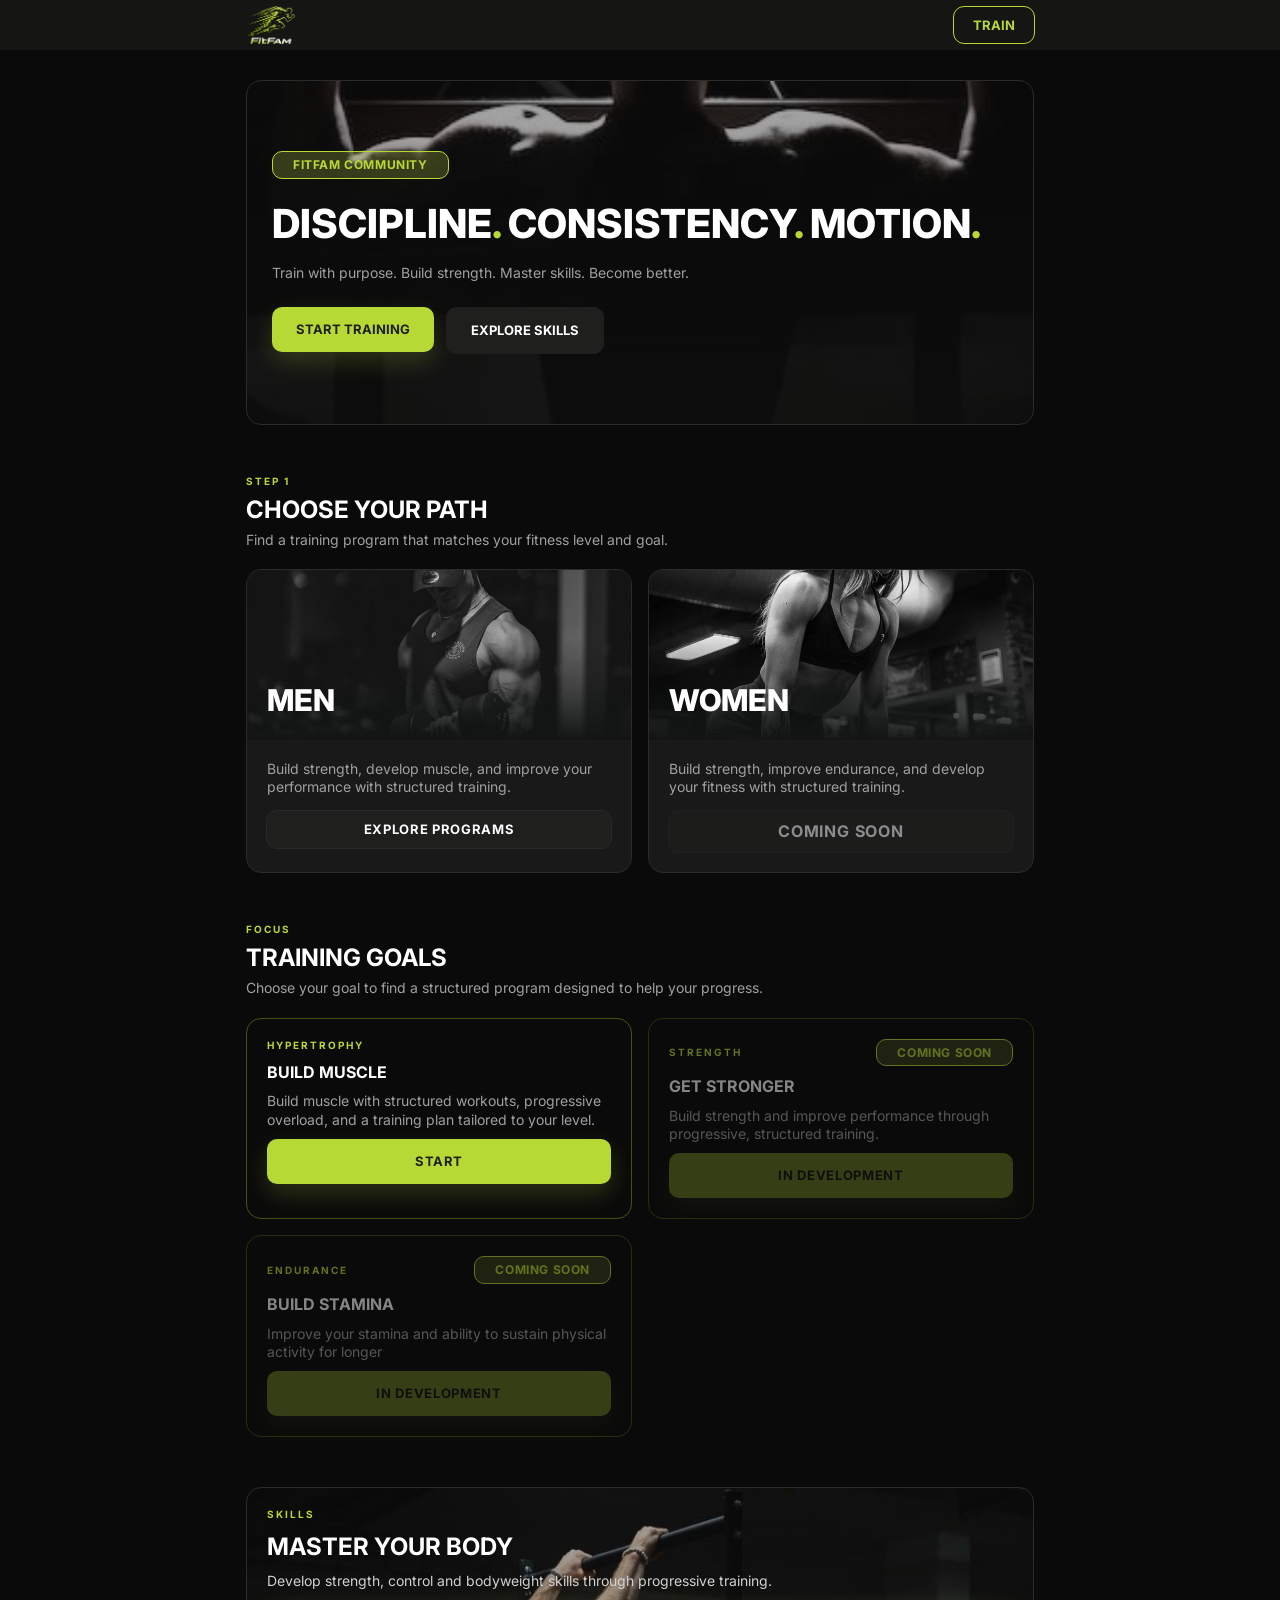
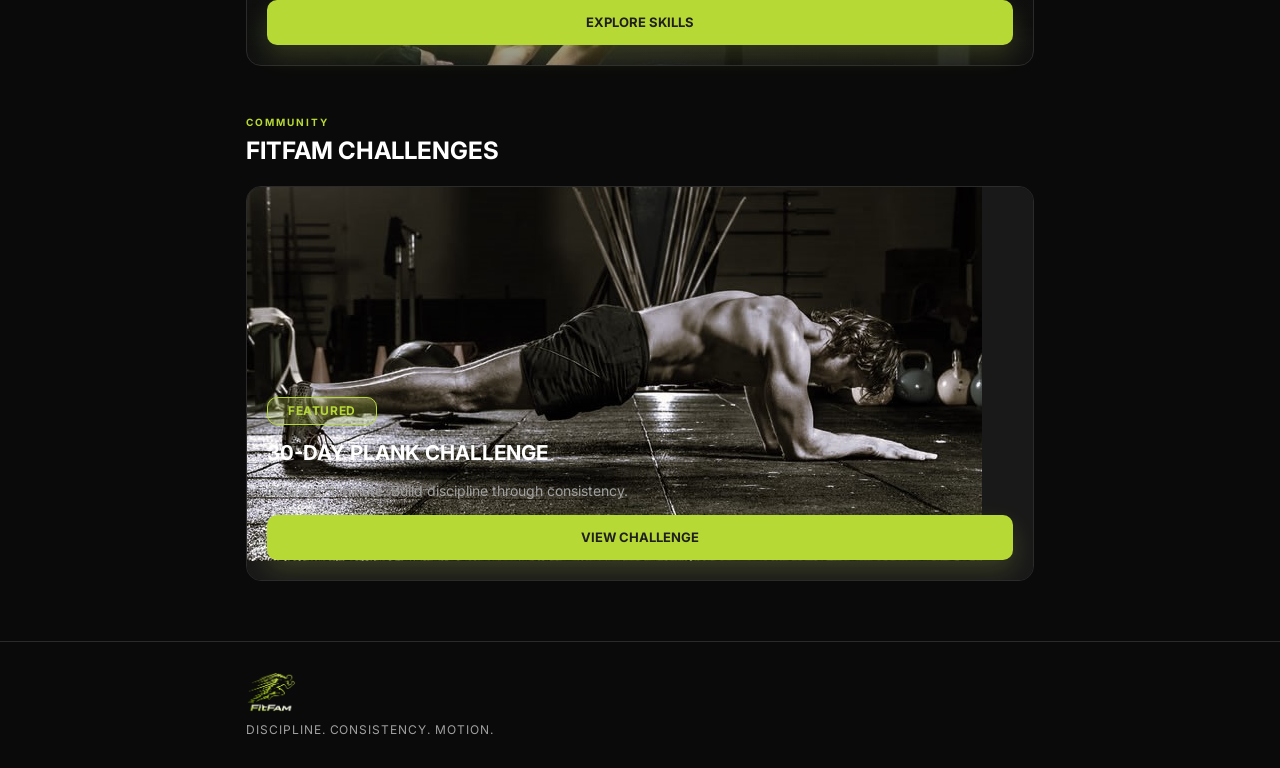
<file: index.html>
<!DOCTYPE html>
<html lang="en">
<head>
    <meta charset="UTF-8">
    <meta name="viewport" content="width=device-width, initial-scale=1.0, viewport-fit=cover">
    <meta name="description" content="FITFAM: structured training programs, bodyweight skills and community challenges.">
    <title>FITFAM | Discipline. Consistency. Motion.</title>

    <link rel="preconnect" href="https://fonts.googleapis.com">
    <link rel="preconnect" href="https://fonts.gstatic.com" crossorigin>
    <link href="https://fonts.googleapis.com/css2?family=Inter:ital,opsz,wght@0,14..32,100..900;1,14..32,100..900&family=Montserrat:ital,wght@0,100..900;1,100..900&display=swap" rel="stylesheet">
    
    <link rel="stylesheet" href="https://fonts.googleapis.com/css2?family=Material+Symbols+Outlined:opsz,wght,FILL,GRAD@24,400,0,0&icon_names=exercise" />
    <link rel="stylesheet" href="https://fonts.googleapis.com/css2?family=Material+Symbols+Outlined:opsz,wght,FILL,GRAD@24,400,0,0&icon_names=stacks" />
    <link rel="stylesheet" href="https://fonts.googleapis.com/css2?family=Material+Symbols+Outlined:opsz,wght,FILL,GRAD@24,400,0,0&icon_names=menu" />
    <link rel="stylesheet" href="styles/main.css">
</head>

<body>
    <!-- Top navigation -->
    <header class="top-navigation">
        <nav class="navbar-div container" aria-label="Main">
            <a href="index.html" aria-label="FITFAM home">
                <img class="logo" src="images/FITFAM_logo_transparent.png" width="50" height="50" alt="FITFAM logo">
            </a>
            <a href="./train/train.html" class="btn btn--primary-nav">Train</a>
        </nav>
    </header>

    <main class="container">
        <!-- Hero section -->
        <section class="hero" aria-labelledby="hero-title">
            <p class="badge">FITFAM COMMUNITY</p>

            <div class="hero__content">
                <h1 id="hero-title">Discipline<span class="accent">.</span> Consistency<span class="accent">.</span> Motion<span class="accent">.</span></h1>
                <p>Train with purpose. Build strength. Master skills. Become better.</p>
            </div>

            <ul class="hero__actions">
                <li><a href="./train/train.html" class="btn btn--hero-primary">Start training</a></li>
                <li><a href="#skills" class="btn btn--hero-secondary">Explore skills</a></li>
            </ul>
        </section>

        <!-- Choose path section -->
        <section class="section" aria-labelledby="path-title">
            <header class="section__header">
                <span class="eyebrow">Step 1</span>
                <h2 id="path-title" class="section__title">Choose your path</h2>
                <p>Find a training program that matches your fitness level and goal.</p>
            </header>

            <div class="card-list">
                <article class="path-card path-card--men">
                    <div class="path-card__media">
                        <img src="./images/image 11-1.jpg" alt="">
                        <h3 class="card__title">Men</h3>
                    </div>
                    <div class="path-card__content">
                        <p>Build strength, develop muscle, and improve your performance with structured training.</p>
                        <a href="./train/fitness level/men.html" class="btn btn--card-outline">Explore programs</a>
                    </div>
                </article>

                <article class="path-card path-card--women">
                    <div class="path-card__media">
                        <img src="./images/image 9-1.jpg" alt="">
                        <h3 class="card__title">Women</h3>
                    </div>
                    <div class="path-card__content">
                        <p>Build strength, improve endurance, and develop your fitness with structured training.</p>
                        <span class="btn btn--card-outline" aria-disabled="true">Coming soon</span>
                    </div>
                </article>
            </div>
        </section>

        <!-- Training goals section -->
        <section class="section" aria-labelledby="goals-title">
            <header class="section__header">
                <span class="eyebrow">Focus</span>
                <h2 id="goals-title" class="section__title">Training goals</h2>
                <p>Choose your goal to find a structured program designed to help your progress.</p>
            </header>

            <div class="card-list">
                <article class="card goal-card goal-card--hypertrophy">
                    <div class="card__header">
                        <span class="eyebrow">Hypertrophy</span>
                    </div>
                    <h3 class="card__title">Build muscle</h3>
                    <p>Build muscle with structured workouts, progressive overload, and a training plan tailored to your level.</p>
                    <a href="./train/train.html" class="btn btn--goal">Start</a>
                </article>

                <article class="card goal-card goal-card--strength is-disabled">
                    <div class="card__header">
                        <span class="eyebrow">Strength</span>
                        <span class="badge">Coming soon</span>
                    </div>
                    <h3 class="card__title">Get stronger</h3>
                    <p>Build strength and improve performance through progressive, structured training.</p>
                    <a href="./train/train.html" class="btn btn--goal is-disabled" aria-disabled="true" tabindex="-1">In Development</a>
                </article>

                <article class="card goal-card goal-card--endurance is-disabled">
                    <div class="card__header">
                        <span class="eyebrow">Endurance</span>
                        <span class="badge">Coming soon</span>
                    </div>
                    <h3 class="card__title">Build stamina</h3>
                    <p>Improve your stamina and ability to sustain physical activity for longer</p>
                    <a href="./train/train.html" class="btn btn--goal is-disabled" aria-disabled="true" tabindex="-1">In Development</a>
                </article>
            </div>
        </section>

        <!-- Skills training section -->
        <section id="skills" class="section" aria-labelledby="skills-title">
            <article class="card skills-card">
                <span class="eyebrow">Skills</span>
                <h2 id="skills-title" class="card__title">Master your body</h2>
                <p>Develop strength, control and bodyweight skills through progressive training.</p>
                <a href="#skills" class="btn btn--goal">Explore skills</a>
            </article>
        </section>

        <!-- Community section -->
        <section id="community" class="section" aria-labelledby="community-title">
            <header class="section__header">
                <span class="eyebrow">Community</span>
                <h2 id="community-title" class="section__title">FITFAM challenges</h2>
            </header>

            <article class="challenge-card">
                <div class="challenge-card-image">
                    <img src="./images/image 12.jpg" alt="Man doing plank">
                </div>
                <div class="challenge-card-body">
                    <span class="badge">Featured</span>
                    <h3 class="card__title">30-day plank challenge</h3>
                    <p>30 days. 1 minute. Build discipline through consistency.</p>
                    <a href="#community" class="btn btn--hero-primary">View challenge</a>
                </div>
            </article>
        </section>
    </main>

    <footer id="site-footer" class="site-footer">
        <div class="container site-footer__inner">
            <div class="site-footer__brand">
                <a href="index.html" aria-label="FITFAM home">
                    <img class="logo" src="images/FITFAM_logo_transparent.png" width="50" height="50" alt="FITFAM logo">
                </a>
                <p>Discipline. Consistency. Motion.</p>
            </div>
        </div>
    </footer>

    <!-- Mobile bottom navigation -->
    <nav class="bottom-nav" aria-label="Mobile">
        <ul>
            <li>
                <a href="index.html" aria-current="page">
                    <img class="bottom-nav__icon" src="images/icon/home_24dp_B7D936_FILL0_wght400_GRAD0_opsz24.svg" alt="" aria-hidden="true">
                    <span class="bottom-nav__label">Home</span>
                </a>
            </li>
            <li>
                <a href="./train/train.html">
                    <img class="bottom-nav__icon" src="images/icon/exercise_24dp_B7D936_FILL0_wght400_GRAD0_opsz24.svg" alt="" aria-hidden="true">
                    <span class="bottom-nav__label">Train</span>
                </a>
            </li>
            <li>
                <a href="#skills">
                    <img class="bottom-nav__icon" src="images/icon/stacks_24dp_B7D936_FILL0_wght400_GRAD0_opsz24.svg" alt="" aria-hidden="true">
                    <span class="bottom-nav__label">Skills</span>
                </a>
            </li>
            <li>
                <a href="#site-footer">
                    <img class="bottom-nav__icon" src="images/icon/menu_24dp_B7D936_FILL0_wght400_GRAD0_opsz24.svg" alt="" aria-hidden="true">
                    <span class="bottom-nav__label">More</span>
                </a>
            </li>
        </ul>
    </nav>
</body>
</html>
</file>
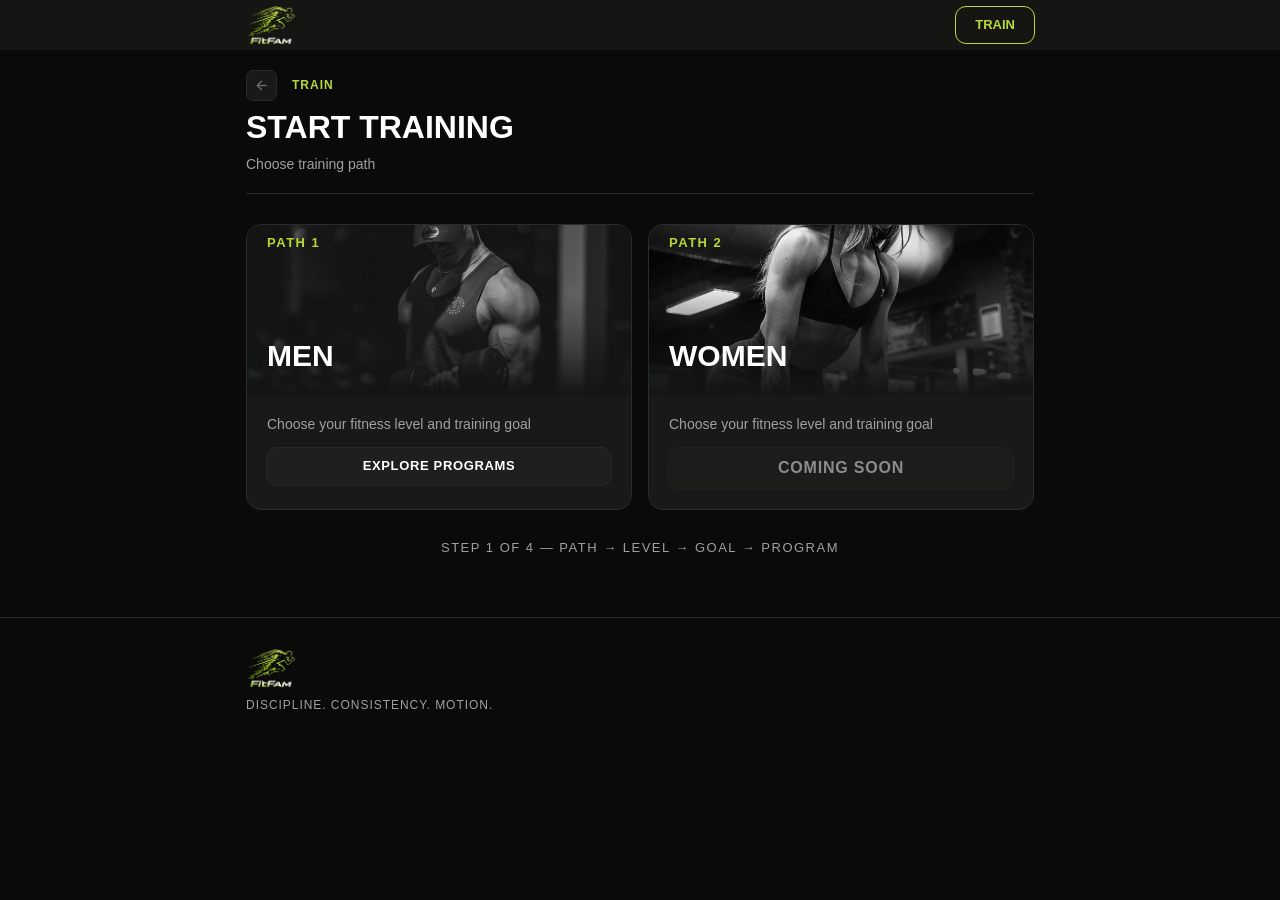
<file: train/train.html>
<!DOCTYPE html>
<html lang="en">
<head>
    <meta charset="UTF-8">
    <meta name="viewport" content="width=device-width, initial-scale=1.0, viewport-fit=cover">
    <meta name="description" content="FITFAM: structured training programs, bodyweight skills and community challenges.">
    <title>FITFAM | Discipline. Consistency. Motion.</title>

    <link rel="stylesheet" href="https://fonts.googleapis.com/css2?family=Material+Symbols+Outlined:opsz,wght,FILL,GRAD@24,400,0,0&icon_names=arrow_back" />
    <link rel="stylesheet" href="../styles/main.css">
    <link rel="stylesheet" href="../styles/train.css">
</head>

<body>
    <!-- Top navigation -->
    <header class="top-navigation">
        <nav class="navbar-div container" aria-label="Main">
            <a href="../index.html" aria-label="FITFAM home">
                <img class="logo" src="../images/FITFAM_logo_transparent.png" width="50" height="50" alt="FITFAM logo">
            </a>
            <a href="../train/train.html" class="btn btn--primary-nav">Train</a>
        </nav>
    </header>

    <main class="container">
        <!-- Choose path section -->
        <section class="section" aria-labelledby="path-title">
            <header class="section__header">
                <div class="back-navigation">
                    <a href="../index.html" class="back"><span class="material-symbols-outlined back-navigation__icon">arrow_back</span></a>
                    <span class="eyebrow">Train</span>
                </div>
                <h2 id="path-title" class="section__title">Start Training</h2>
                <p>Choose training path</p>
            </header>

            <div class="card-list">
                <article class="path-card path-card--men">
                    <div class="path-card__media">
                        <span>PATH 1</span>
                        <img src="../images/image 11-1.jpg" alt="">
                        <h3 class="card__title">Men</h3>
                    </div>
                    <div class="path-card__content">
                        <p>Choose your fitness level and training goal</p>
                        <a href="../train/fitness level/men.html" class="btn btn--card-outline">Explore programs</a>
                    </div>
                </article>

                <article class="path-card path-card--women">
                    <div class="path-card__media">
                        <span>PATH 2</span>
                        <img src="../images/image 9-1.jpg" alt="">
                        <h3 class="card__title">Women</h3>
                    </div>
                    <div class="path-card__content">
                        <p>Choose your fitness level and training goal</p>
                        <span class="btn btn--card-outline" aria-disabled="true">Coming soon</span>
                    </div>
                </article>
            </div>

            <div class="steps">
                <p>Step 1 of 4 — Path → Level → Goal → Program</p>
            </div>
        </section>

    </main>

    <footer id="site-footer" class="site-footer">
        <div class="container site-footer__inner">
            <div class="site-footer__brand">
                <a href="../index.html" aria-label="FITFAM home">
                    <img class="logo" src="../images/FITFAM_logo_transparent.png" width="50" height="50" alt="FITFAM logo">
                </a>
                <p>Discipline. Consistency. Motion.</p>
            </div>
        </div>
    </footer>

    <!-- Mobile bottom navigation -->
    <nav class="bottom-nav" aria-label="Mobile">
        <ul>
            <li>
                <a href="../index.html">
                    <img class="bottom-nav__icon" src="../images/icon/home_24dp_B7D936_FILL0_wght400_GRAD0_opsz24.svg" alt="" aria-hidden="true">
                    <span class="bottom-nav__label">Home</span>
                </a>
            </li>
            <li>
                <a href="train.html" aria-current="page">
                    <img class="bottom-nav__icon" src="../images/icon/exercise_24dp_B7D936_FILL0_wght400_GRAD0_opsz24.svg" alt="" aria-hidden="true">
                    <span class="bottom-nav__label">Train</span>
                </a>
            </li>
            <li>
                <a href="../index.html#skills">
                    <img class="bottom-nav__icon" src="../images/icon/stacks_24dp_B7D936_FILL0_wght400_GRAD0_opsz24.svg" alt="" aria-hidden="true">
                    <span class="bottom-nav__label">Skills</span>
                </a>
            </li>
            <li>
                <a href="../index.html#site-footer">
                    <img class="bottom-nav__icon" src="../images/icon/menu_24dp_B7D936_FILL0_wght400_GRAD0_opsz24.svg" alt="" aria-hidden="true">
                    <span class="bottom-nav__label">More</span>
                </a>
            </li>
        </ul>
    </nav>
</body>
</html>
</file>
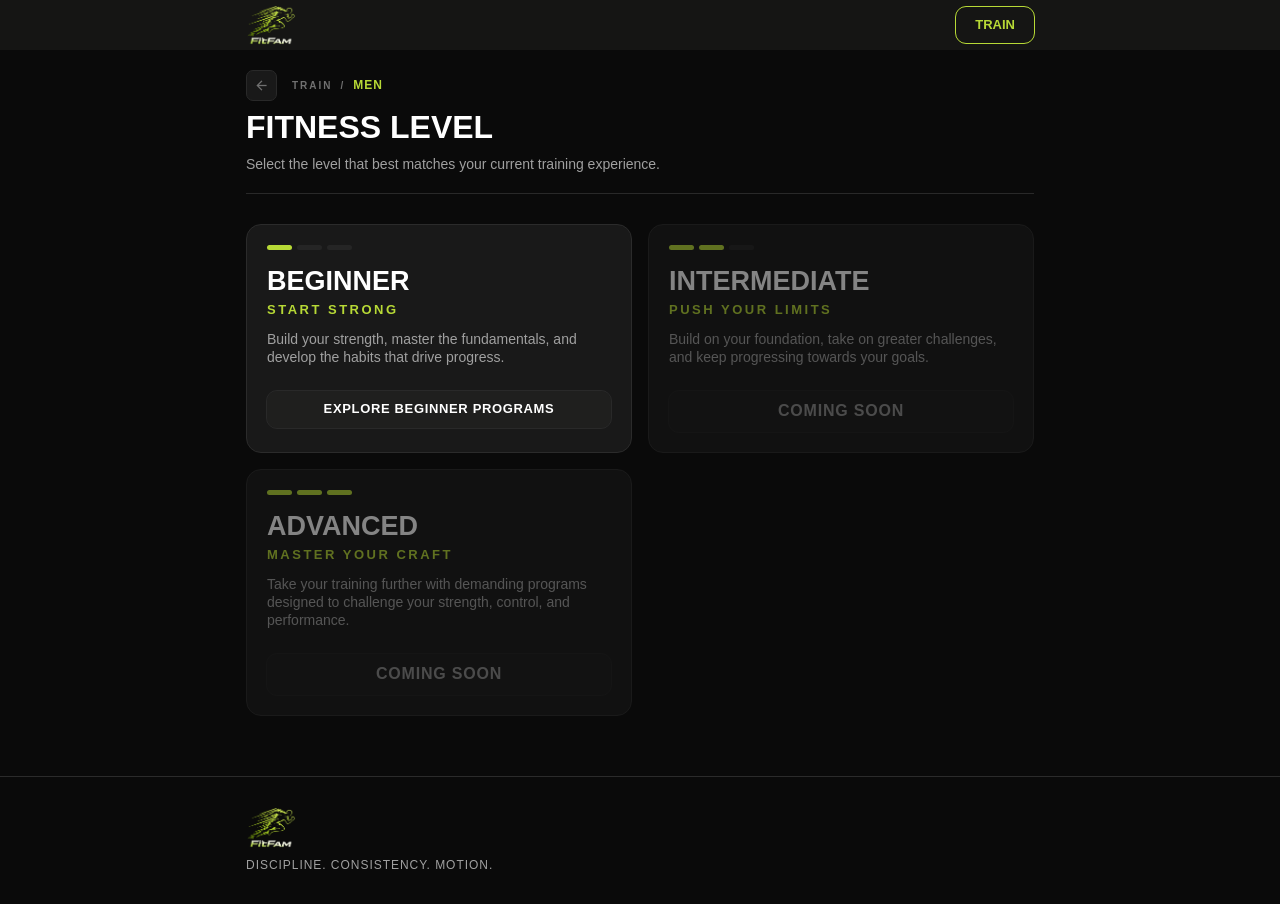
<file: train/fitness level/men.html>
<!DOCTYPE html>
<html lang="en">
<head>
    <meta charset="UTF-8">
    <meta name="viewport" content="width=device-width, initial-scale=1.0, viewport-fit=cover">
    <meta name="description" content="FITFAM: structured training programs, bodyweight skills and community challenges.">
    <title>FITFAM | Discipline. Consistency. Motion.</title>

    <link rel="stylesheet" href="https://fonts.googleapis.com/css2?family=Material+Symbols+Outlined:opsz,wght,FILL,GRAD@24,400,0,0&icon_names=arrow_back" />
    <link rel="stylesheet" href="../../styles/main.css">
    <link rel="stylesheet" href="../../styles/men.css">
</head>

<body>
    <!-- Top navigation -->
    <header class="top-navigation">
        <nav class="navbar-div container" aria-label="Main">
            <a href="../../index.html" aria-label="FITFAM home">
                <img class="logo" src="../../images/FITFAM_logo_transparent.png" width="50" height="50" alt="FITFAM logo">
            </a>
            <a href="../../train/train.html" class="btn btn--primary-nav">Train</a>
        </nav>
    </header>

    <main class="container">
        <!-- Choose path section -->
        <section class="section" aria-labelledby="path-title">
            <header class="section__header">
                <div class="back-navigation">
                    <a href="../../train/train.html" class="back"><span class="material-symbols-outlined back-navigation__icon">arrow_back</span></a>
                    <nav class="section__header-back" aria-label="Training path">
                        <a href="../../train/train.html" class="eyebrow" aria-label="Back to training paths"><span>Train</span></a>
                        <p aria-current="page">Men</p>
                    </nav>
                </div>
                <h2 id="path-title" class="section__title">FITNESS LEVEL</h2>
                <p>Select the level that best matches your current training experience.</p>
            </header>

            <div class="card-list">
                <article class="path-card path-card--men">
                    <div class="path-card__content">
                        <div class="level-indicator">
                            <span class="segment is-active"></span>
                            <span class="segment"></span>
                            <span class="segment"></span>
                        </div>
                        <h3 class="card__title">Beginner</h3>
                        <span class="eyebrow">Start Strong</span>
                        <p>Build your strength, master the fundamentals, and develop the habits that drive progress.</p>
                        <a href="./men/goal.html" class="btn btn--card-outline">Explore beginner programs</a>
                    </div>
                </article>

                <article class="path-card path-card--men is-disabled">
                    <div class="path-card__content">
                        <div class="level-indicator">
                            <span class="segment is-active"></span>
                            <span class="segment is-active"></span>
                            <span class="segment"></span>
                        </div>
                        <h3 class="card__title">Intermediate</h3>
                        <span class="eyebrow">Push your limits</span>
                        <p>Build on your foundation, take on greater challenges, and keep progressing towards your goals.</p>
                        <span class="btn btn--card-outline" aria-disabled="true">Coming soon</span>
                    </div>
                </article>

                <article class="path-card path-card--men is-disabled">
                    <div class="path-card__content">
                        <div class="level-indicator">
                            <span class="segment is-active"></span>
                            <span class="segment is-active"></span>
                            <span class="segment is-active"></span>
                        </div>
                        <h3 class="card__title">Advanced</h3>
                        <span class="eyebrow">Master your craft</span>
                        <p>Take your training further with demanding programs designed to challenge your strength, control, and performance.</p>
                        <span class="btn btn--card-outline" aria-disabled="true">Coming soon</span>
                    </div>
                </article>
            </div>
        </section>

    </main>

    <footer id="site-footer" class="site-footer">
        <div class="container site-footer__inner">
            <div class="site-footer__brand">
                <a href="../../index.html" aria-label="FITFAM home">
                    <img class="logo" src="../../images/FITFAM_logo_transparent.png" width="50" height="50" alt="FITFAM logo">
                </a>
                <p>Discipline. Consistency. Motion.</p>
            </div>
        </div>
    </footer>

    <!-- Mobile bottom navigation -->
    <nav class="bottom-nav" aria-label="Mobile">
        <ul>
            <li>
                <a href="../../index.html">
                    <img class="bottom-nav__icon" src="../../images/icon/home_24dp_B7D936_FILL0_wght400_GRAD0_opsz24.svg" alt="" aria-hidden="true">
                    <span class="bottom-nav__label">Home</span>
                </a>
            </li>
            <li>
                <a href="men.html" aria-current="page">
                    <img class="bottom-nav__icon" src="../../images/icon/exercise_24dp_B7D936_FILL0_wght400_GRAD0_opsz24.svg" alt="" aria-hidden="true">
                    <span class="bottom-nav__label">Train</span>
                </a>
            </li>
            <li>
                <a href="../../index.html#skills">
                    <img class="bottom-nav__icon" src="../../images/icon/stacks_24dp_B7D936_FILL0_wght400_GRAD0_opsz24.svg" alt="" aria-hidden="true">
                    <span class="bottom-nav__label">Skills</span>
                </a>
            </li>
            <li>
                <a href="../../index.html#site-footer">
                    <img class="bottom-nav__icon" src="../../images/icon/menu_24dp_B7D936_FILL0_wght400_GRAD0_opsz24.svg" alt="" aria-hidden="true">
                    <span class="bottom-nav__label">More</span>
                </a>
            </li>
        </ul>
    </nav>
</body>
</html>
</file>
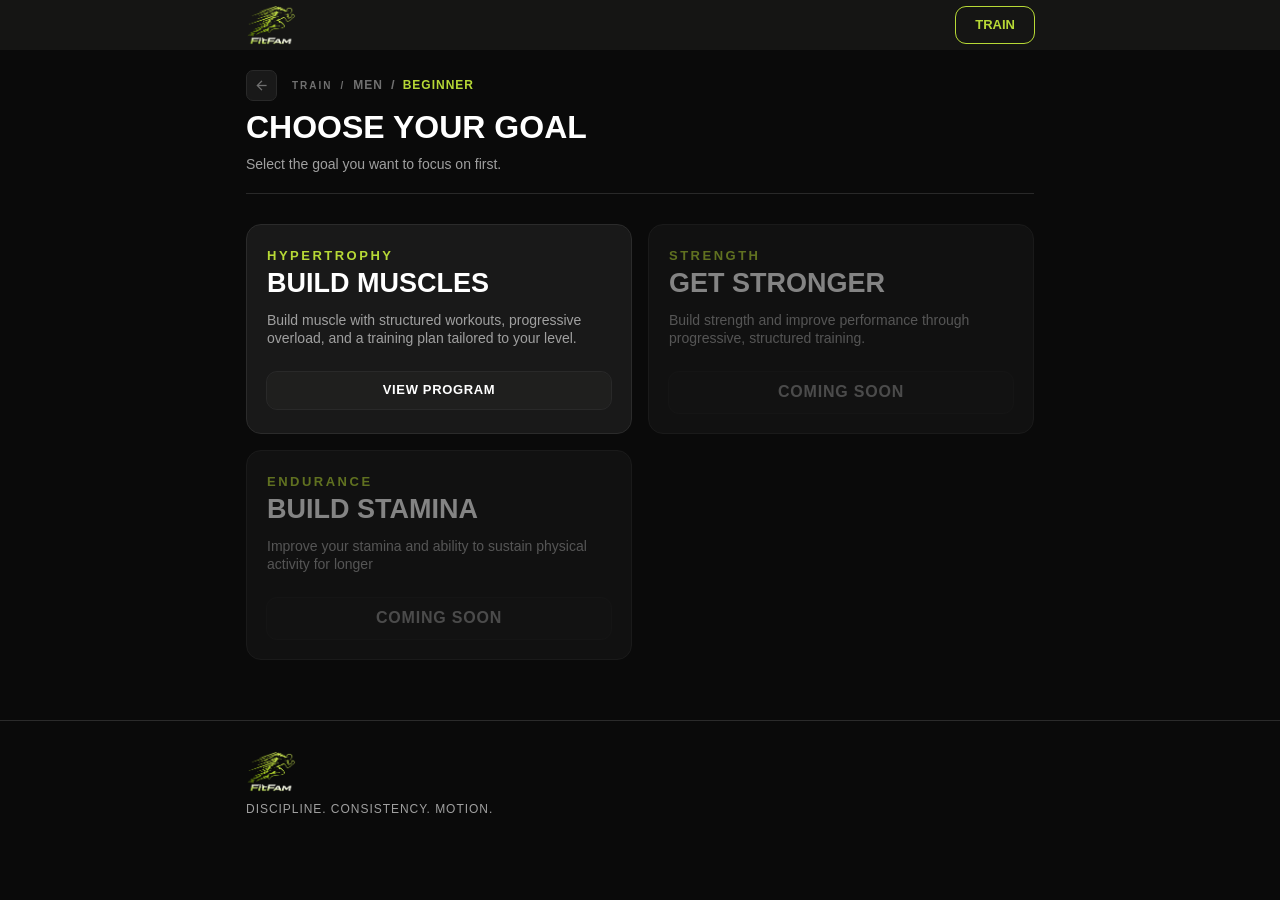
<file: train/fitness level/men/goal.html>
<!DOCTYPE html>
<html lang="en">
<head>
    <meta charset="UTF-8">
    <meta name="viewport" content="width=device-width, initial-scale=1.0, viewport-fit=cover">
    <meta name="description" content="FITFAM: structured training programs, bodyweight skills and community challenges.">
    <title>FITFAM | Discipline. Consistency. Motion.</title>

    <link rel="stylesheet" href="https://fonts.googleapis.com/css2?family=Material+Symbols+Outlined:opsz,wght,FILL,GRAD@24,400,0,0&icon_names=arrow_back" />
    <link rel="stylesheet" href="../../../styles/main.css">
    <link rel="stylesheet" href="../../../styles/men.css">
</head>

<body>
    <!-- Top navigation -->
    <header class="top-navigation">
        <nav class="navbar-div container" aria-label="Main">
            <a href="../../../index.html" aria-label="FITFAM home">
                <img class="logo" src="../../../images/FITFAM_logo_transparent.png" width="50" height="50" alt="FITFAM logo">
            </a>
            <a href="../../../train/train.html" class="btn btn--primary-nav">Train</a>
        </nav>
    </header>

    <main class="container">
        <!-- Choose path section -->
        <section class="section" aria-labelledby="path-title">
            <header class="section__header">
                <div class="back-navigation">
                    <a href="../../../train/fitness level/men.html" class="back"><span class="material-symbols-outlined back-navigation__icon">arrow_back</span></a>
                    <nav class="section__header-back" aria-label="Training path">
                        <a href="../../../train/train.html" class="eyebrow" aria-label="Back to training paths"><span>Train</span></a>
                        <a href="../../../train/fitness level/men.html" aria-label="Back to fitness levels"><p>Men</p></a>
                        <p aria-current="page">Beginner</p>
                    </nav>
                </div>
                <h2 id="path-title" class="section__title">CHOOSE YOUR GOAL</h2>
                <p>Select the goal you want to focus on first.</p>
            </header>
            

            <div class="card-list">
                <article class="path-card path-card--men">
                    <div class="path-card__content">
                        <span class="eyebrow">Hypertrophy</span>
                        <h3 class="card__title">Build Muscles</h3>
                        <p>Build muscle with structured workouts, progressive overload, and a training plan tailored to your level.</p>
                        <a href="beginner/hypertrophy/hypertrophy.html" class="btn btn--card-outline">View program</a>
                    </div>
                </article>

                <article class="path-card path-card--men is-disabled">
                    <div class="path-card__content">
                        <span class="eyebrow">Strength</span>
                        <h3 class="card__title">Get stronger</h3>
                        <p>Build strength and improve performance through progressive, structured training.</p>
                        <span class="btn btn--card-outline" aria-disabled="true">Coming soon</span>
                    </div>
                </article>

                <article class="path-card path-card--men is-disabled">
                    <div class="path-card__content">
                        <span class="eyebrow">Endurance</span>
                        <h3 class="card__title">Build stamina</h3>
                        <p>Improve your stamina and ability to sustain physical activity for longer</p>
                        <span class="btn btn--card-outline" aria-disabled="true">Coming soon</span>
                    </div>
                </article>
            </div>
        </section>

    </main>

    <footer id="site-footer" class="site-footer">
        <div class="container site-footer__inner">
            <div class="site-footer__brand">
                <a href="../../../index.html" aria-label="FITFAM home">
                    <img class="logo" src="../../../images/FITFAM_logo_transparent.png" width="50" height="50" alt="FITFAM logo">
                </a>
                <p>Discipline. Consistency. Motion.</p>
            </div>
        </div>
    </footer>

    <!-- Mobile bottom navigation -->
    <nav class="bottom-nav" aria-label="Mobile">
        <ul>
            <li>
                <a href="../../../index.html">
                    <img class="bottom-nav__icon" src="../../../images/icon/home_24dp_B7D936_FILL0_wght400_GRAD0_opsz24.svg" alt="" aria-hidden="true">
                    <span class="bottom-nav__label">Home</span>
                </a>
            </li>
            <li>
                <a href="../../../train/train.html" aria-current="page">
                    <img class="bottom-nav__icon" src="../../../images/icon/exercise_24dp_B7D936_FILL0_wght400_GRAD0_opsz24.svg" alt="" aria-hidden="true">
                    <span class="bottom-nav__label">Train</span>
                </a>
            </li>
            <li>
                <a href="../../../index.html#skills">
                    <img class="bottom-nav__icon" src="../../../images/icon/stacks_24dp_B7D936_FILL0_wght400_GRAD0_opsz24.svg" alt="" aria-hidden="true">
                    <span class="bottom-nav__label">Skills</span>
                </a>
            </li>
            <li>
                <a href="../../../index.html#site-footer">
                    <img class="bottom-nav__icon" src="../../../images/icon/menu_24dp_B7D936_FILL0_wght400_GRAD0_opsz24.svg" alt="" aria-hidden="true">
                    <span class="bottom-nav__label">More</span>
                </a>
            </li>
        </ul>
    </nav>
</body>
</html>
</file>
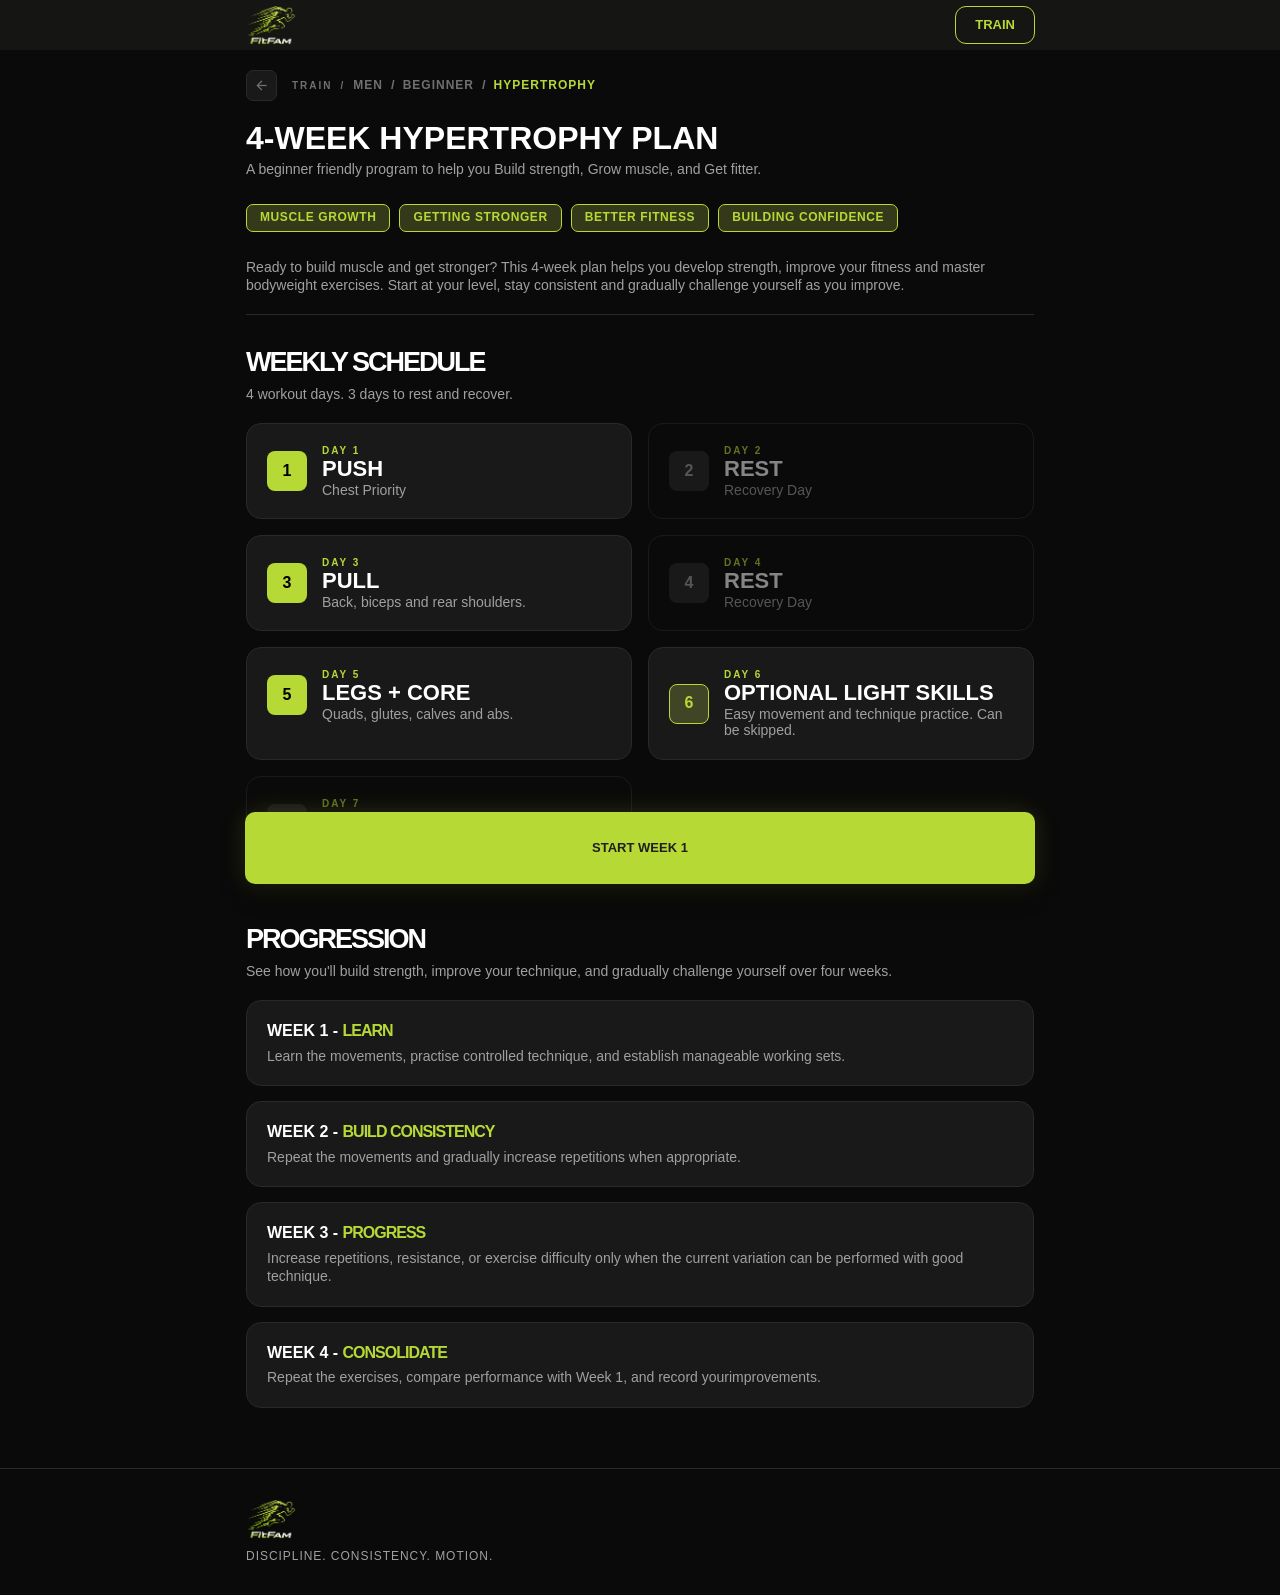
<file: train/fitness level/men/beginner/hypertrophy/hypertrophy.html>
<!DOCTYPE html>
<html lang="en">
<head>
    <meta charset="UTF-8">
    <meta name="viewport" content="width=device-width, initial-scale=1.0, viewport-fit=cover">
    <meta name="description" content="FITFAM beginner hypertrophy training program.">
    <title>Beginner Hypertrophy Program | FITFAM</title>

    <link rel="stylesheet" href="https://fonts.googleapis.com/css2?family=Material+Symbols+Outlined:opsz,wght,FILL,GRAD@24,400,0,0&icon_names=arrow_back">
    <link rel="stylesheet" href="../../../../../styles/main.css">
    <link rel="stylesheet" href="../../../../../styles/men.css">
    <link rel="stylesheet" href="../../../../../styles/beginner styles/hypertrophy.css">

</head>

<body>
    <header class="top-navigation">
        <nav class="navbar-div container" aria-label="Main">
            <a href="../../../../../index.html" aria-label="FITFAM home">
                <img class="logo" src="../../../../../images/FITFAM_logo_transparent.png" width="50" height="50" alt="FITFAM logo">
            </a>
            <a href="../../../../train.html" class="btn btn--primary-nav">Train</a>
        </nav>
    </header>

    <main class="container">
        <section class="section" aria-labelledby="program-title">
            <header class="section__header">
                <div class="back-navigation">
                    <a href="../../goal.html" class="back" aria-label="Back to training goals"><span class="material-symbols-outlined back-navigation__icon">arrow_back</span></a>
                    <nav class="section__header-back program-breadcrumb" aria-label="Training path">
                        <span class="program-breadcrumb__ancestors">
                            <a href="../../../../train.html" class="eyebrow" aria-label="Back to training paths"><span>Train</span></a>
                            <a href="../../../men.html" aria-label="Back to fitness levels"><p>Men</p></a>
                            <a href="../../goal.html" aria-label="Back to beginner goals"><p>Beginner</p></a>
                        </span>
                        <p aria-current="page">Hypertrophy</p>
                    </nav>
                </div>
                <h2 id="path-title" class="section__title">4-Week Hypertrophy plan</h2>
                <p>A beginner friendly program to help you Build strength, Grow muscle, and Get fitter.</p>
                
                <ul>
                    <li class="badge">Muscle Growth</li>
                    <li class="badge">Getting Stronger</li>
                    <li class="badge">Better Fitness</li>
                    <li class="badge">Building Confidence</li>
                </ul>
                <p>Ready to build muscle and get stronger? This 4-week plan helps you develop strength, improve your fitness and master bodyweight exercises. Start at your level, stay consistent and gradually challenge yourself as you improve.</p>    
            </header>

            <div class="weekly-schedule__heading">
                <h3>WEEKLY SCHEDULE</h3>
                <p>4 workout days. 3 days to rest and recover.</p>
                <!-- <p>Five workout days. Two days to rest and recover. Follow the plan, take your rest days seriously, and give your body time to grow stronger.</p> -->
            </div>

            <div class="weekly-schedule card-list">
                <article class="weekly-schedule__card">
                    <div class="weekly-schedule__content">
                        <span class="schedule-card__left">1</span>
                        <div class="schedule-card__right">
                            <span class="eyebrow">Day 1</span>
                            <h3 class="card__title">Push</h3>
                            <p>Chest Priority</p>
                        </div>
                    </div>
                </article>

                <article class="weekly-schedule__card is-disabled">
                    <div class="weekly-schedule__content">
                        <span class="schedule-card__left">2</span>
                        <div class="schedule-card__right">
                            <span class="eyebrow">Day 2</span>
                            <h3 class="card__title">Rest</h3>
                            <p>Recovery Day</p>
                        </div>
                    </div>
                </article>

                <article class="weekly-schedule__card">
                    <div class="weekly-schedule__content">
                        <span class="schedule-card__left">3</span>
                        <div class="schedule-card__right">
                            <span class="eyebrow">Day 3</span>
                            <h3 class="card__title">Pull</h3>
                            <p>Back, biceps and rear shoulders.</p>
                        </div>
                    </div>
                </article>

                <article class="weekly-schedule__card is-disabled">
                    <div class="weekly-schedule__content">
                        <span class="schedule-card__left">4</span>
                        <div class="schedule-card__right">
                            <span class="eyebrow">Day 4</span>
                            <h3 class="card__title">Rest</h3>
                            <p>Recovery Day</p>
                        </div>
                    </div>
                </article>

                <article class="weekly-schedule__card">
                    <div class="weekly-schedule__content">
                        <span class="schedule-card__left">5</span>
                        <div class="schedule-card__right">
                            <span class="eyebrow">Day 5</span>
                            <h3 class="card__title">Legs + Core</h3>
                            <p>Quads, glutes, calves and abs.</p>
                        </div>
                    </div>
                </article>

                <article class="weekly-schedule__card">
                    <div class="weekly-schedule__content">
                        <span class="schedule-card__left">6</span>
                        <div class="schedule-card__right">
                            <span class="eyebrow">Day 6</span>
                            <h3 class="card__title">Optional Light Skills</h3>
                            <p>Easy movement and technique practice. Can be skipped.</p>
                        </div>
                    </div>
                </article>

                <article class="weekly-schedule__card is-disabled">
                    <div class="weekly-schedule__content">
                        <span class="schedule-card__left">7</span>
                        <div class="schedule-card__right">
                            <span class="eyebrow">Day 7</span>
                            <h3 class="card__title">Full Rest</h3>
                            <p>Complete Recovery Day</p>
                        </div>
                    </div>
                </article>
            </div>


            <div class="program-progression__heading">
                <h3>PROGRESSION</h3>
                <p>See how you'll build strength, improve your technique, and gradually challenge yourself over four weeks.</p>
            </div>

            <div class="program-progression">
                <article class="program-progression__card">
                    <div class="program-progression__content">
                        <h4>week 1 - <span class="eyebrow">LEARN</span></h4>
                        <p>Learn the movements, practise controlled technique, and establish manageable working sets.</p>
                    </div>
                </article>

                <article class="program-progression__card">
                    <div class="program-progression__content">
                        <h4>week 2 - <span class="eyebrow">BUILD CONSISTENCY</span></h4>
                        <p>Repeat the movements and gradually increase repetitions when appropriate.</p>
                    </div>
                </article>

                <article class="program-progression__card">
                    <div class="program-progression__content">
                        <h4>week 3 - <span class="eyebrow">PROGRESS</span></h4>
                        <p>Increase repetitions, resistance, or exercise difficulty only when the current variation can be performed with good technique.</p>
                    </div>
                </article>

                <article class="program-progression__card">
                    <div class="program-progression__content">
                        <h4>week 4 - <span class="eyebrow">CONSOLIDATE</span></h4>
                        <p>Repeat the exercises, compare performance with Week 1, and record yourimprovements.</p>
                    </div>
                </article>
            </div>

            <div class="program-progression__cta">
                <a href="../hypertrophy/week_selection/week-selection.html" class="btn btn--goal week-1">Start Week 1</a>
            </div>
        </section>
    </main>




    <footer id="site-footer" class="site-footer">
        <div class="container site-footer__inner">
            <div class="site-footer__brand">
                <a href="../../../../../index.html" aria-label="FITFAM home">
                    <img class="logo" src="../../../../../images/FITFAM_logo_transparent.png" width="50" height="50" alt="FITFAM logo">
                </a>
                <p>Discipline. Consistency. Motion.</p>
            </div>
        </div>
    </footer>

    <nav class="bottom-nav" aria-label="Mobile">
        <ul>
            <li><a href="../../../../../index.html"><img class="bottom-nav__icon" src="../../../../../images/icon/home_24dp_B7D936_FILL0_wght400_GRAD0_opsz24.svg" alt="" aria-hidden="true"><span class="bottom-nav__label">Home</span></a></li>
            <li><a href="../../../../train.html" aria-current="page"><img class="bottom-nav__icon" src="../../../../../images/icon/exercise_24dp_B7D936_FILL0_wght400_GRAD0_opsz24.svg" alt="" aria-hidden="true"><span class="bottom-nav__label">Train</span></a></li>
            <li><a href="../../../../../index.html#skills"><img class="bottom-nav__icon" src="../../../../../images/icon/stacks_24dp_B7D936_FILL0_wght400_GRAD0_opsz24.svg" alt="" aria-hidden="true"><span class="bottom-nav__label">Skills</span></a></li>
            <li><a href="#site-footer"><img class="bottom-nav__icon" src="../../../../../images/icon/menu_24dp_B7D936_FILL0_wght400_GRAD0_opsz24.svg" alt="" aria-hidden="true"><span class="bottom-nav__label">More</span></a></li>
        </ul>
    </nav>
    <script src="../../../../../scripts/week-one-sticky.js" defer></script>
</body>
</html>
</file>
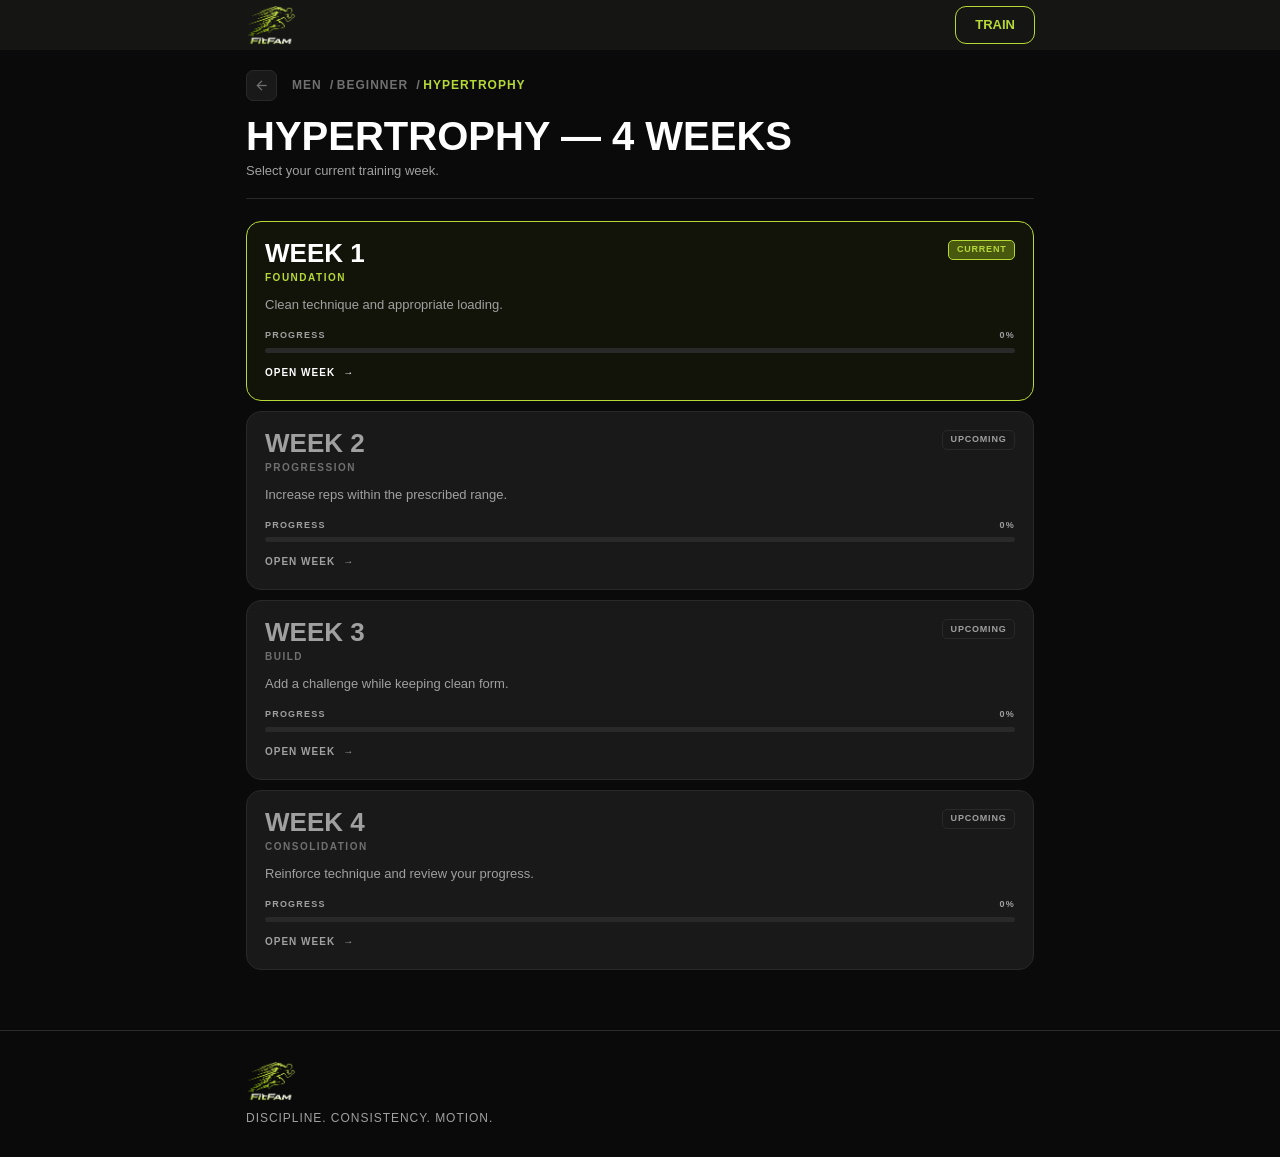
<file: train/fitness level/men/beginner/hypertrophy/week_selection/week-selection.html>
<!DOCTYPE html>
<html lang="en">
<head>
    <meta charset="UTF-8">
    <meta name="viewport" content="width=device-width, initial-scale=1.0, viewport-fit=cover">
    <meta name="description" content="Choose a week in the FITFAM beginner hypertrophy program.">
    <title>Choose Your Week | FITFAM</title>

    <link rel="stylesheet" href="https://fonts.googleapis.com/css2?family=Material+Symbols+Outlined:opsz,wght,FILL,GRAD@24,400,0,0&icon_names=arrow_back">
    <link rel="stylesheet" href="../../../../../../styles/main.css">
    <link rel="stylesheet" href="../../../../../../styles/men.css">
    <link rel="stylesheet" href="../../../../../../styles/beginner styles/week-selection.css">
</head>

<body>
    <header class="top-navigation">
        <nav class="navbar-div container" aria-label="Main">
            <a href="../../../../../../index.html" aria-label="FITFAM home">
                <img class="logo" src="../../../../../../images/FITFAM_logo_transparent.png" width="50" height="50" alt="FITFAM logo">
            </a>
            <a href="../../../../../train.html" class="btn btn--primary-nav">Train</a>
        </nav>
    </header>

    <main class="container week-page">
        <section class="section" aria-labelledby="week-page-title">
            <header class="week-page__header">
                <div class="back-navigation">
                    <a href="../hypertrophy.html" class="back" aria-label="Back to the hypertrophy plan"><span class="material-symbols-outlined back-navigation__icon">arrow_back</span></a>
                    <nav class="section__header-back program-breadcrumb" aria-label="Training path">
                        <span class="program-breadcrumb__ancestors">
                            <a href="../../../../men.html"><p>Men</p></a>
                            <a href="../../../goal.html"><p>Beginner</p></a>
                        </span>
                        <p aria-current="page">Hypertrophy</p>
                    </nav>
                </div>
                <h1 id="week-page-title">Hypertrophy — 4 Weeks</h1>
                <p>Select your current training week.</p>
            </header>

            <div class="week-selection" aria-label="Training weeks">
                <article class="week-card week-card--current">
                    <div class="week-card__topline">
                        <div>
                            <h2>Week 1</h2>
                            <p class="week-card__phase">Foundation</p>
                        </div>
                        <span class="week-card__status">Current</span>
                    </div>
                    <p class="week-card__description">Clean technique and appropriate loading.</p>
                    <div class="week-card__progress-label"><span>Progress</span><span>0%</span></div>
                    <div class="week-card__track" role="progressbar" aria-label="Week 1 progress" aria-valuemin="0" aria-valuemax="100" aria-valuenow="0"><span></span></div>
                    <a class="week-card__link" href="week 1/week1.html">Open week <span aria-hidden="true">→</span></a>
                </article>

                <article class="week-card week-card--upcoming" aria-label="Week 2, upcoming">
                    <div class="week-card__topline">
                        <div>
                            <h2>Week 2</h2>
                            <p class="week-card__phase">Progression</p>
                        </div>
                        <span class="week-card__status">Upcoming</span>
                    </div>
                    <p class="week-card__description">Increase reps within the prescribed range.</p>
                    <div class="week-card__progress-label"><span>Progress</span><span>0%</span></div>
                    <div class="week-card__track" role="progressbar" aria-label="Week 2 progress" aria-valuemin="0" aria-valuemax="100" aria-valuenow="0"><span></span></div>
                    <span class="week-card__link" aria-hidden="true">Open week <span>→</span></span>
                </article>

                <article class="week-card week-card--upcoming" aria-label="Week 3, upcoming">
                    <div class="week-card__topline">
                        <div>
                            <h2>Week 3</h2>
                            <p class="week-card__phase">Build</p>
                        </div>
                        <span class="week-card__status">Upcoming</span>
                    </div>
                    <p class="week-card__description">Add a challenge while keeping clean form.</p>
                    <div class="week-card__progress-label"><span>Progress</span><span>0%</span></div>
                    <div class="week-card__track" role="progressbar" aria-label="Week 3 progress" aria-valuemin="0" aria-valuemax="100" aria-valuenow="0"><span></span></div>
                    <span class="week-card__link" aria-hidden="true">Open week <span>→</span></span>
                </article>

                <article class="week-card week-card--upcoming" aria-label="Week 4, upcoming">
                    <div class="week-card__topline">
                        <div>
                            <h2>Week 4</h2>
                            <p class="week-card__phase">Consolidation</p>
                        </div>
                        <span class="week-card__status">Upcoming</span>
                    </div>
                    <p class="week-card__description">Reinforce technique and review your progress.</p>
                    <div class="week-card__progress-label"><span>Progress</span><span>0%</span></div>
                    <div class="week-card__track" role="progressbar" aria-label="Week 4 progress" aria-valuemin="0" aria-valuemax="100" aria-valuenow="0"><span></span></div>
                    <span class="week-card__link" aria-hidden="true">Open week <span>→</span></span>
                </article>
            </div>
        </section>
    </main>

    <footer id="site-footer" class="site-footer">
        <div class="container site-footer__inner">
            <div class="site-footer__brand">
                <a href="../../../../../../index.html" aria-label="FITFAM home">
                    <img class="logo" src="../../../../../../images/FITFAM_logo_transparent.png" width="50" height="50" alt="FITFAM logo">
                </a>
                <p>Discipline. Consistency. Motion.</p>
            </div>
        </div>
    </footer>

    <nav class="bottom-nav" aria-label="Mobile">
        <ul>
            <li><a href="../../../../../../index.html"><img class="bottom-nav__icon" src="../../../../../../images/icon/home_24dp_B7D936_FILL0_wght400_GRAD0_opsz24.svg" alt="" aria-hidden="true"><span class="bottom-nav__label">Home</span></a></li>
            <li><a href="../../../../../train.html" aria-current="page"><img class="bottom-nav__icon" src="../../../../../../images/icon/exercise_24dp_B7D936_FILL0_wght400_GRAD0_opsz24.svg" alt="" aria-hidden="true"><span class="bottom-nav__label">Train</span></a></li>
            <li><a href="../../../../../../index.html#skills"><img class="bottom-nav__icon" src="../../../../../../images/icon/stacks_24dp_B7D936_FILL0_wght400_GRAD0_opsz24.svg" alt="" aria-hidden="true"><span class="bottom-nav__label">Skills</span></a></li>
            <li><a href="#site-footer"><img class="bottom-nav__icon" src="../../../../../../images/icon/menu_24dp_B7D936_FILL0_wght400_GRAD0_opsz24.svg" alt="" aria-hidden="true"><span class="bottom-nav__label">More</span></a></li>
        </ul>
    </nav>
</body>
</html>
</file>
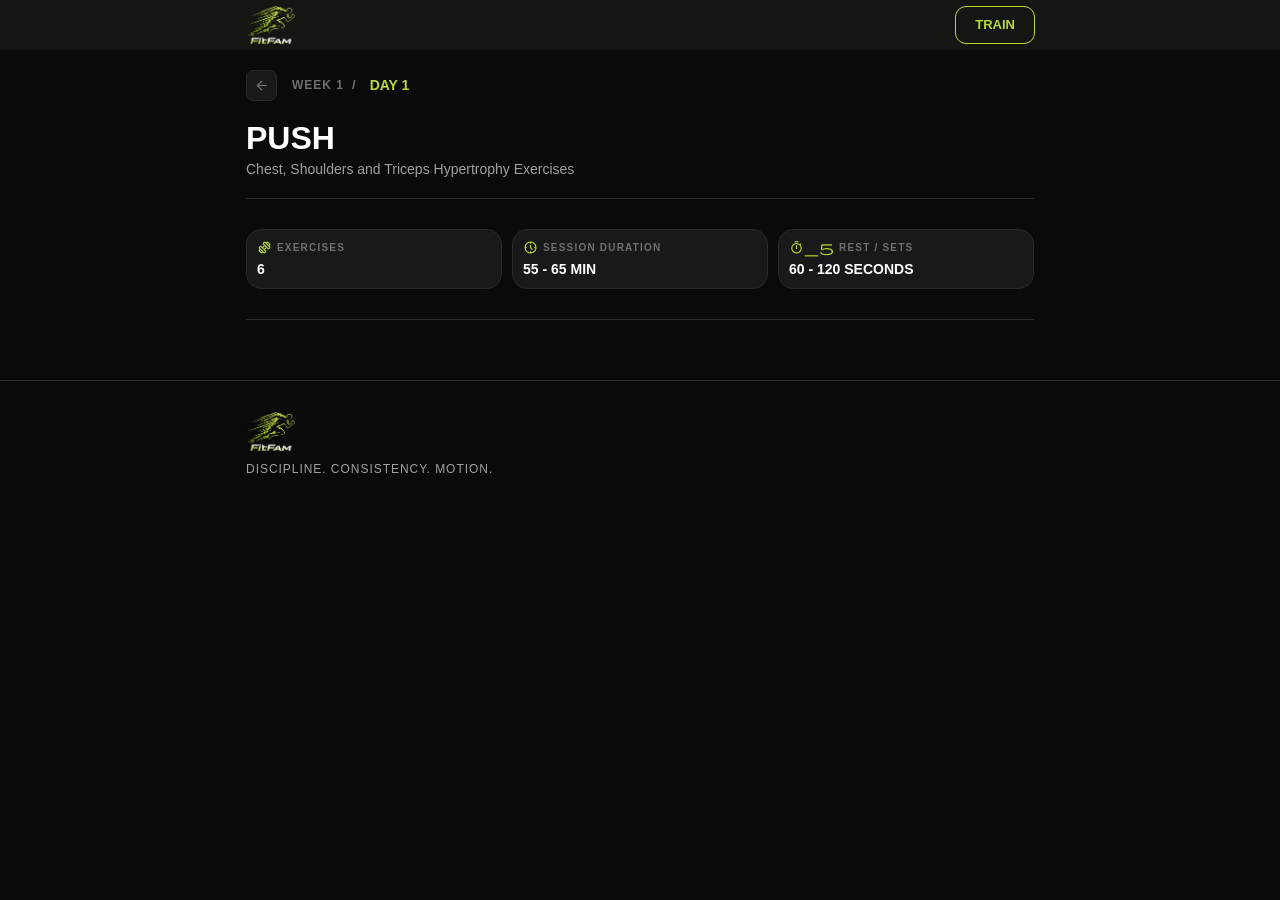
<file: train/fitness level/men/beginner/hypertrophy/week_selection/week 1/day1.html>
<!DOCTYPE html>
<html lang="en">
<head>
    <meta charset="UTF-8">
    <meta name="viewport" content="width=device-width, initial-scale=1.0, viewport-fit=cover">
    <meta name="description" content="FITFAM beginner hypertrophy training program.">
    <title>Beginner Hypertrophy Program | FITFAM</title>
    <link rel="stylesheet" href="https://fonts.googleapis.com/css2?family=Material+Symbols+Outlined:opsz,wght,FILL,GRAD@24,400,0,0&icon_names=exercise,timer_5,nest_clock_farsight_analog,arrow_back">
    <link rel="stylesheet" href="../../../../../../../styles/main.css">
    <link rel="stylesheet" href="../../../../../../../styles/men.css">
    <link rel="stylesheet" href="../../../../../../../styles/beginner styles/hypertrophy.css">
    <link rel="stylesheet" href="../../../../../../../styles/beginner styles/days.css">

</head>

<body>
    <header class="top-navigation">
        <nav class="navbar-div container" aria-label="Main">
            <a href="../../../../../../../index.html" aria-label="FITFAM home">
                <img class="logo" src="../../../../../../../images/FITFAM_logo_transparent.png" width="50" height="50" alt="FITFAM logo">
            </a>
            <a href="../../../../../../train.html" class="btn btn--primary-nav">Train</a>
        </nav>
    </header>

    <main class="container">
        <section class="section" aria-labelledby="program-title">
            <header class="section__header">
                <div class="back-navigation">
                    <a href="week1.html" class="back" aria-label="Back to the week 1 schedule"><span class="material-symbols-outlined back-navigation__icon">arrow_back</span></a>
                    <nav class="section__header-back program-breadcrumb" aria-label="Training path">
                        <span class="program-breadcrumb__ancestors">
                            <a href="week1.html"><p>WEEK 1</p></a>
                            <p>DAY 1</p>
                        </span>
                    </nav>
                </div>
                <h2 id="path-title" class="section__title">Push</h2>
                <p>Chest, Shoulders and Triceps Hypertrophy Exercises</p>                
            </header>

            <div class="workout-overview">
                <ul class="workout-overview__item">
                    <li>
                        <span class="material-symbols-outlined">exercise</span>
                        <span class="eyebrow">Exercises</span>
                    </li>
                    <p>6</p>
                </ul>

                <ul class="workout-overview__item">
                    <li>
                        <span class="material-symbols-outlined">nest_clock_farsight_analog</span>
                        <span class="eyebrow">Session Duration</span>
                    </li>
                    <p>55 - 65 Min</p>
                </ul>

                <ul class="workout-overview__item">
                    <li>
                        <span class="material-symbols-outlined">timer_5</span>
                        <span class="eyebrow">Rest / Sets</span>
                    </li>
                    <p>60 - 120 Seconds</p>
                </ul>                
            </div>

            <div class="session-progress">
                
            </div>
        </section>
    </main>




    <footer id="site-footer" class="site-footer">
        <div class="container site-footer__inner">
            <div class="site-footer__brand">
                <a href="../../../../../../../index.html" aria-label="FITFAM home">
                    <img class="logo" src="../../../../../../../images/FITFAM_logo_transparent.png" width="50" height="50" alt="FITFAM logo">
                </a>
                <p>Discipline. Consistency. Motion.</p>
            </div>
        </div>
    </footer>

    <nav class="bottom-nav" aria-label="Mobile">
        <ul>
            <li><a href="../../../../../../../index.html"><img class="bottom-nav__icon" src="../../../../../../../images/icon/home_24dp_B7D936_FILL0_wght400_GRAD0_opsz24.svg" alt="" aria-hidden="true"><span class="bottom-nav__label">Home</span></a></li>
            <li><a href="../../../../../../train.html" aria-current="page"><img class="bottom-nav__icon" src="../../../../../../../images/icon/exercise_24dp_B7D936_FILL0_wght400_GRAD0_opsz24.svg" alt="" aria-hidden="true"><span class="bottom-nav__label">Train</span></a></li>
            <li><a href="../../../../../../../index.html#skills"><img class="bottom-nav__icon" src="../../../../../../../images/icon/stacks_24dp_B7D936_FILL0_wght400_GRAD0_opsz24.svg" alt="" aria-hidden="true"><span class="bottom-nav__label">Skills</span></a></li>
            <li><a href="#site-footer"><img class="bottom-nav__icon" src="../../../../../../../images/icon/menu_24dp_B7D936_FILL0_wght400_GRAD0_opsz24.svg" alt="" aria-hidden="true"><span class="bottom-nav__label">More</span></a></li>
        </ul>
    </nav>
</body>
</html>
</file>
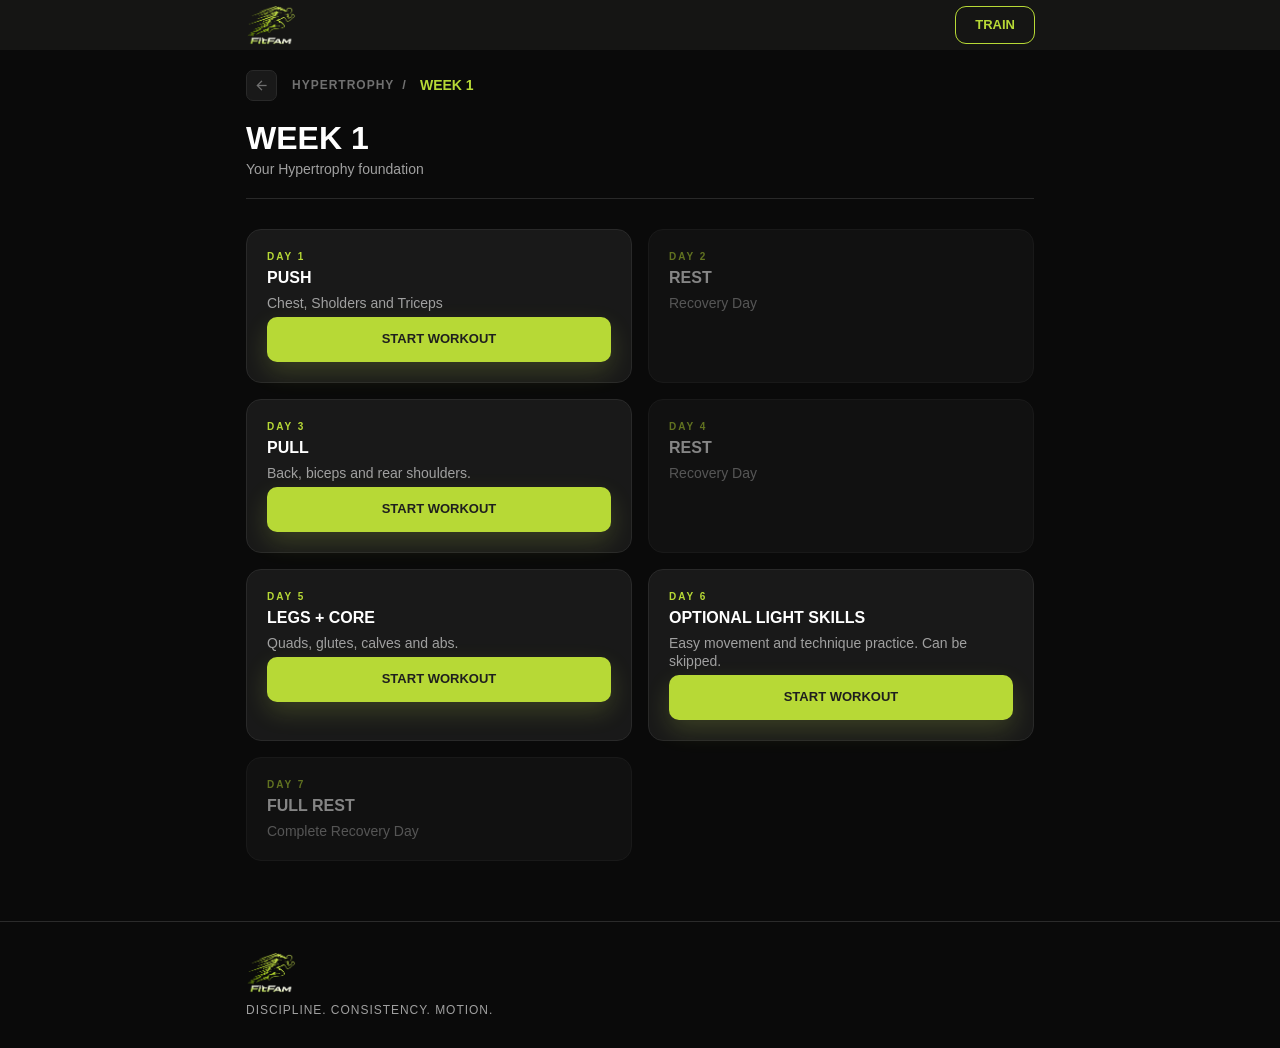
<file: train/fitness level/men/beginner/hypertrophy/week_selection/week 1/week1.html>
<!DOCTYPE html>
<html lang="en">
<head>
    <meta charset="UTF-8">
    <meta name="viewport" content="width=device-width, initial-scale=1.0, viewport-fit=cover">
    <meta name="description" content="FITFAM beginner hypertrophy training program.">
    <title>Beginner Hypertrophy Program | FITFAM</title>

    <link rel="stylesheet" href="https://fonts.googleapis.com/css2?family=Material+Symbols+Outlined:opsz,wght,FILL,GRAD@24,400,0,0&icon_names=arrow_back">
    
    <link rel="stylesheet" href="../../../../../../../styles/main.css">
    <link rel="stylesheet" href="../../../../../../../styles/men.css">
    <link rel="stylesheet" href="../../../../../../../styles/beginner styles/hypertrophy.css">
    <link rel="stylesheet" href="../../../../../../../styles/beginner styles/days.css">

</head>

<body>
    <header class="top-navigation">
        <nav class="navbar-div container" aria-label="Main">
            <a href="../../../../../../../index.html" aria-label="FITFAM home">
                <img class="logo" src="../../../../../../../images/FITFAM_logo_transparent.png" width="50" height="50" alt="FITFAM logo">
            </a>
            <a href="../../../../../../train.html" class="btn btn--primary-nav">Train</a>
        </nav>
    </header>

    <main class="container">
        <section class="section" aria-labelledby="program-title">
            <header class="section__header">
                <div class="back-navigation">
                    <a href="../week-selection.html" class="back" aria-label="Back to training goals"><span class="material-symbols-outlined back-navigation__icon">arrow_back</span></a>
                    <nav class="section__header-back program-breadcrumb" aria-label="Training path">
                        <span class="program-breadcrumb__ancestors">
                            <a href="../../hypertrophy.html"><p>HYPERTROPHY</p></a>
                            <p>WEEK 1</p>
                        </span>
                    </nav>
                </div>
                <h2 id="path-title" class="section__title">Week 1</h2>
                <p>Your Hypertrophy foundation</p>                
            </header>

            <div class="daily-schedule card-list">
                <article class="daily-schedule__card">
                    <div class="daily-schedule__content">
                        <span class="eyebrow">Day 1</span>
                        <h3 class="card__title">Push</h3>
                        <p>Chest, Sholders and Triceps</p>
                        <a href="../week 1/day1.html" class="btn btn--hero-primary">Start Workout</a>
                    </div>
                </article>

                <article class="daily-schedule__card is-disabled">
                    <div class="daily-schedule__content">
                        <span class="eyebrow">Day 2</span>
                        <h3 class="card__title">Rest</h3>
                        <p>Recovery Day</p>
                    </div>
                </article>

                <article class="daily-schedule__card">
                    <div class="daily-schedule__content">
                        <span class="eyebrow">Day 3</span>
                        <h3 class="card__title">Pull</h3>
                        <p>Back, biceps and rear shoulders.</p>
                        <a href="../week 1/day1.html" class="btn btn--hero-primary">Start Workout</a>
                    </div>
                </article>

                <article class="daily-schedule__card is-disabled">
                    <div class="daily-schedule__content">
                        <span class="eyebrow">Day 4</span>
                        <h3 class="card__title">Rest</h3>
                        <p>Recovery Day</p>
                    </div>
                </article>

                <article class="daily-schedule__card">
                    <div class="daily-schedule__content">
                        <span class="eyebrow">Day 5</span>
                        <h3 class="card__title">Legs + Core</h3>
                        <p>Quads, glutes, calves and abs.</p>
                        <a href="../week 1/day1.html" class="btn btn--hero-primary">Start Workout</a>
                    </div>
                </article>

                <article class="daily-schedule__card">
                    <div class="daily-schedule__content">
                        <span class="eyebrow">Day 6</span>
                        <h3 class="card__title">Optional Light Skills</h3>
                        <p>Easy movement and technique practice. Can be skipped.</p>
                        <a href="../week 1/day1.html" class="btn btn--hero-primary">Start Workout</a>
                    </div>
                </article>

                <article class="daily-schedule__card is-disabled">
                    <div class="daily-schedule__content">
                        <span class="eyebrow">Day 7</span>
                        <h3 class="card__title">Full Rest</h3>
                        <p>Complete Recovery Day</p>
                    </div>
                </article>
            </div>




        </section>
    </main>




    <footer id="site-footer" class="site-footer">
        <div class="container site-footer__inner">
            <div class="site-footer__brand">
                <a href="../../../../../../../index.html" aria-label="FITFAM home">
                    <img class="logo" src="../../../../../../../images/FITFAM_logo_transparent.png" width="50" height="50" alt="FITFAM logo">
                </a>
                <p>Discipline. Consistency. Motion.</p>
            </div>
        </div>
    </footer>

    <nav class="bottom-nav" aria-label="Mobile">
        <ul>
            <li><a href="../../../../../../../index.html"><img class="bottom-nav__icon" src="../../../../../../../images/icon/home_24dp_B7D936_FILL0_wght400_GRAD0_opsz24.svg" alt="" aria-hidden="true"><span class="bottom-nav__label">Home</span></a></li>
            <li><a href="../../../../../../train.html" aria-current="page"><img class="bottom-nav__icon" src="../../../../../../../images/icon/exercise_24dp_B7D936_FILL0_wght400_GRAD0_opsz24.svg" alt="" aria-hidden="true"><span class="bottom-nav__label">Train</span></a></li>
            <li><a href="../../../../../../../index.html#skills"><img class="bottom-nav__icon" src="../../../../../../../images/icon/stacks_24dp_B7D936_FILL0_wght400_GRAD0_opsz24.svg" alt="" aria-hidden="true"><span class="bottom-nav__label">Skills</span></a></li>
            <li><a href="#site-footer"><img class="bottom-nav__icon" src="../../../../../../../images/icon/menu_24dp_B7D936_FILL0_wght400_GRAD0_opsz24.svg" alt="" aria-hidden="true"><span class="bottom-nav__label">More</span></a></li>
        </ul>
    </nav>
</body>
</html>
</file>
<file: styles/main.css>
@import "token.css";
@import "global.css";
@import "components.css";
@import "mediaquery.css";
</file>
<file: styles/train.css>
main {
  padding-top: 2rem;
}

.section__header {
    border-bottom: 1px solid var(--tertiary-tint);
    margin-bottom: 3rem;
}

.section__header p {
    padding-bottom: 20px;
}

.section__header h2 {
    font-size: var(--text-h4);
    font-weight: var(--font-weight-extra-bold);
}

.back-navigation {
    display: flex;
    align-items: center;
    gap: 15px;
}

.back-navigation a {
    align-items: center;
    background-color: var(--tertiary-base);
    border: 1px solid var(--tertiary-tint);
    border-radius: 7px;
    padding: 6px;
    display: flex;
    align-items: center;
    justify-content: center;
}

.back-navigation a:hover {
    color: var(--primary-base);
    border: 1px solid var(--primary-base);
}

.back-navigation .back-navigation__icon {
    font-size: 17px;
}

.path-card__media {
    position: relative;
}

.path-card__media span {
    position: absolute;
    top: 10px;
    left: 20px;
    font-size: var(--link-size);
    color: var(--primary-base);
    font-weight: var(--font-weight-bold);
    letter-spacing: calc(var(--letter-spacing-wide) - 2px);
}

.steps {
    text-align: center;
    display: flex;
    justify-content: center;
    margin-top: 3rem;
    text-transform: uppercase;
    letter-spacing: calc(var(--letter-spacing-wide) - 2px);
}

.steps p {
    font-size: var(--link-size);
}
</file>
<file: styles/men.css>
main {
  padding-top: 2rem;
}

.back-navigation .eyebrow {
  color: var(--grey-500);
  font-weight: var(--font-weight-bold);
  font-size: 1rem;
  letter-spacing: 2px;
}

.section__header {
    border-bottom: 1px solid var(--tertiary-tint);
    margin-bottom: 3rem;
}

.section__header p {
    padding-bottom: 20px;
}

.section__header h2 {
    font-size: var(--text-h4);
    font-weight: var(--font-weight-extra-bold);
}

.section__header-back {
    display: flex;
    align-items: center;
    gap: 0.8rem;
    min-width: 0;
}

.program-breadcrumb__ancestors {
    display: contents;
}

.section__header-back a {
    display: inline-flex;
    align-items: center;
    gap: 0.8rem;
    color: var(--grey-500);
    font-weight: var(--font-weight-extra-bold);
    text-transform: uppercase;
    transition: color 0.2s ease;
}

.section__header-back > a:not(:last-child)::after {
    content: "/";
    color: var(--grey-500);
    font-weight: var(--font-weight-regular);
}

.program-breadcrumb__ancestors > a::after {
    content: "/";
    color: var(--grey-500);
    font-weight: var(--font-weight-regular);
}

.section__header-back a:hover,
.section__header-back a:focus-visible,
.section__header-back a:active {
    color: var(--primary-base);
}

.section__header-back a p {
    padding: 0;
    color: inherit;
    font-size: 1.2rem;
    letter-spacing: 1px;
}

.section__header-back > p[aria-current="page"] {
    padding: 0;
    color: var(--primary-base);
    font-size: 1.2rem;
    font-weight: var(--font-weight-extra-bold);
    letter-spacing: 1px;
    text-transform: uppercase;
}

@media (max-width: 480px) {
    .program-breadcrumb {
        align-items: flex-start;
        flex-direction: column;
    }

    .program-breadcrumb__ancestors {
        display: flex;
        flex-wrap: nowrap;
    }

    .program-breadcrumb__ancestors > a {
        flex-shrink: 0;
        white-space: nowrap;
    }
}

.level-indicator {
    display: flex;
    gap: 5px;
    margin-bottom: 14px;
}

.segment {
    width: 25px;
    height: 5px;
    border-radius: 10px;
    background-color: #252525;
}

.segment.is-active {
    background-color: var(--primary-base);
}

.back-navigation {
    display: flex;
    align-items: center;
    gap: 15px;
}

.back-navigation > .back {
    align-items: center;
    background-color: var(--tertiary-base);
    border: 1px solid var(--tertiary-tint);
    border-radius: 7px;
    padding: 6px;
    display: flex;
    align-items: center;
    justify-content: center;
}

.back-navigation > .back:hover,
.back-navigation > .back:active {
    color: var(--primary-base);
    border: 1px solid var(--primary-base);
}

.back-navigation p {
    align-items: center;
    font-weight: var(--font-weight-extra-bold);
    color: var(--primary-base);
    padding: 6px;
    display: flex;
    align-items: center;
    justify-content: center;
}

.back-navigation .back-navigation__icon {
    font-size: 17px;
}

.path-card__content .eyebrow {
    font-size: var(--link-size);
    letter-spacing: calc(var(--letter-spacing-wide) - 1px);
}

.path-card__content p {
    padding-top: 10px;
    padding-bottom: 10px;
}


.steps {
    text-align: center;
    display: flex;
    justify-content: center;
    margin-top: 3rem;
    text-transform: uppercase;
    letter-spacing: calc(var(--letter-spacing-wide) - 2px);
}

.steps p {
    font-size: var(--link-size);
}
</file>
<file: styles/beginner styles/hypertrophy.css>
.section__title {
    line-height: var(--line-height-tight);
    margin-top: 15px;
}

.section__header ul {
    display: flex;
    flex-wrap: wrap;
    gap: 0.9rem;
    margin-bottom: 2rem;
}

.section__header .badge {
    border-radius: 7px;
    width: fit-content;
    padding: 0.5rem 1.3rem;
}

.path-card {
    min-height: 105px;
}

.weekly-schedule__heading {
    margin-bottom: 2rem;
}

.weekly-schedule__heading h3 {
    font-size: calc(var(--text-h5) + 3px);
    font-weight: var(--font-weight-extra-bold);
    text-transform: uppercase;
    margin-bottom: 0.5rem;
    letter-spacing: var(--letter-spacing-tight);
}

.weekly-schedule {
    margin-bottom: 5rem;
}

.weekly-schedule__card {
    background-color: var(--tertiary-base);
    border: 1px solid var(--tertiary-tint);
    border-radius: var(--radius-lg);
}

/* .weekly-schedule__content {
    display: flex;
    flex-direction: column;
    align-items: flex-start;
    padding: 2rem;
} */

.weekly-schedule__content {
    display: flex;
    align-items: center;
    padding: 2rem;
    gap: 15px;
}

.schedule-card__left {
    background-color: var(--primary-base);
    display: flex;
    align-items: center;
    justify-content: center;
    color: var(--black);
    font-weight: var(--font-weight-extra-bold);
    width: 40px;
    height: 40px;
    flex: 0 0 40px;
    border-radius: 8px;
}

.schedule-card__right {
    display: flex;
    flex-direction: column;
    gap: 0;
    min-width: 0;
}

.schedule-card__right .card__title {
    margin: 0;
    font-size: calc(var(--text-h5) - 2px);
    font-weight: var(--font-weight-extra-bold);
    line-height: 1.1;
}

.schedule-card__right p {
    margin: 0;
    padding: 0;
    line-height: 1.2;
}

.weekly-schedule__card:nth-child(6) .schedule-card__left {
    color: var(--primary-base);
    background-color: #d8f65434;
    border: 1px solid var(--primary-base);
}

.is-disabled {
    pointer-events: none;
    opacity: 0.5;
    color: none;
    border: 1px solid var(--grey-700);
    background-color: var(--secondary-shade);
}

.is-disabled .schedule-card__left {
    background-color: var(--tertiary-tint);
    color: var(--grey-400);
}

.program-progression {
    display: flex;
    flex-direction: column;
    gap: 1.5rem;
    margin-bottom: 5rem;
}

.program-progression__card {
    background-color: var(--tertiary-base);
    border: 1px solid var(--tertiary-tint);
    border-radius: var(--radius-lg);
}

.program-progression__content {
    display: flex;
    flex-direction: column;
    align-items: flex-start;
    padding: 2rem;
    gap: 0.5rem;
}

.program-progression__heading {
    margin-bottom: 2rem;
}

.program-progression__heading h3 {
    font-size: calc(var(--text-h5) + 3px);
    font-weight: var(--font-weight-extra-bold);
    text-transform: uppercase;
    margin-bottom: 0.5rem;
    letter-spacing: var(--letter-spacing-tight);
}

.program-progression__content h4 {
    font-weight: var(--font-weight-extra-bold);
    text-transform: uppercase;
    font-size: var(--text-h6);
}

.program-progression__content span {
    font-weight: var(--font-weight-extra-bold);
    font-size: var(--text-h6);
    letter-spacing: -1px;
}

.program-progression__cta a {
    font-weight: var(--font-weight-extra-bold);
    width: 100%;
    height: 8vh;
    min-height: 4.8rem;
    display: flex;
    align-items: center;
    justify-content: center;
    transition: none;
}

.program-progression__cta .week-1.is-floating {
    position: fixed;
    left: 50%;
    bottom: 1.6rem;
    z-index: 90;
    width: min(79rem, calc(100% - 3rem));
    transform: translateX(-50%);
    box-shadow: 0 10px 24px rgb(0 0 0 / 30%), 0 0 24px #d8f6542a;
}
</file>
<file: styles/beginner styles/week-selection.css>
.week-page {
    padding-top: 2rem;
}

/* Keep this page's training path on one line on narrow screens. */
.week-page__header .program-breadcrumb {
    flex-direction: row;
    align-items: center;
    flex-wrap: nowrap;
    gap: 0.35rem;
    white-space: nowrap;
}

.week-page__header .program-breadcrumb__ancestors {
    display: flex;
    flex-wrap: nowrap;
    gap: 0.35rem;
}

.week-page__header .program-breadcrumb a,
.week-page__header .program-breadcrumb > p[aria-current="page"] {
    flex: 0 0 auto;
}

@media (max-width: 480px) {
    .week-page__header .program-breadcrumb a p,
    .week-page__header .program-breadcrumb > p[aria-current="page"] {
        font-size: clamp(1rem, 4.4vw, 1.25rem);
        letter-spacing: 0.02em;
    }

    .week-page__header .program-breadcrumb a p {
        padding: 0;
    }
}

.week-page__header {
    border-bottom: 1px solid var(--tertiary-tint);
    margin-bottom: 2.2rem;
    padding-bottom: 1.8rem;
}

.week-page__header h1 {
    margin: 1.5rem 0 0.7rem;
    font-size: clamp(2.8rem, 7vw, 4rem);
    font-weight: var(--font-weight-extra-bold);
    line-height: 1;
    text-transform: uppercase;
}

.week-page__header > p {
    margin: 0;
    color: var(--grey-400);
    font-size: var(--link-size);
}

.week-selection {
    display: grid;
    gap: 1rem;
    margin: 0 auto 4rem;
}

.week-card {
    min-width: 0;
    padding: 1.8rem;
    border: 1px solid var(--tertiary-tint);
    border-radius: var(--radius-lg);
    background: var(--tertiary-base);
}

.week-card--current {
    border-color: var(--primary-base);
    background: #8eaf1610;
}

.week-card__topline {
    display: flex;
    align-items: flex-start;
    justify-content: space-between;
    gap: 1rem;
}

.week-card h2 {
    margin: 0;
    color: var(--white);
    font-size: 2.6rem;
    font-weight: var(--font-weight-extra-bold);
    line-height: 1;
    text-transform: uppercase;
}

.week-card--upcoming h2 {
    color: var(--grey-400);
}

.week-card__phase {
    margin: 0.6rem 0 0;
    color: var(--primary-base);
    font-size: 1rem;
    font-weight: var(--font-weight-extra-bold);
    letter-spacing: 1.5px;
    line-height: 1.2;
    text-transform: uppercase;
}

.week-card--upcoming .week-card__phase {
    color: var(--grey-500);
}

.week-card__status {
    flex: 0 0 auto;
    padding: 0.45rem 0.75rem;
    border: 1px solid var(--tertiary-tint);
    border-radius: 0.5rem;
    color: var(--grey-400);
    font-size: 0.9rem;
    font-weight: var(--font-weight-bold);
    letter-spacing: 0.8px;
    line-height: 1;
    text-transform: uppercase;
}

.week-card--current .week-card__status {
    border-color: var(--primary-base);
    background: #8eaf1671;
    color: var(--primary-base);
}

.week-card__description {
    margin: 1.2rem 0 1.6rem;
    color: var(--grey-400);
    font-size: var(--link-size);
    line-height: 1.4;
}

.week-card__progress-label {
    display: flex;
    justify-content: space-between;
    margin-bottom: 0.6rem;
    color: var(--grey-400);
    font-size: 0.9rem;
    font-weight: var(--font-weight-bold);
    letter-spacing: 1.2px;
    text-transform: uppercase;
}

.week-card__track {
    height: 0.5rem;
    overflow: hidden;
    border-radius: 999px;
    background: var(--tertiary-tint);
}

.week-card__track span {
    display: block;
    width: 0;
    height: 100%;
    border-radius: inherit;
    background: var(--primary-base);
}

.week-card__link {
    display: inline-flex;
    align-items: center;
    gap: 0.8rem;
    margin-top: 1.4rem;
    color: var(--white);
    font-size: 1rem;
    font-weight: var(--font-weight-extra-bold);
    letter-spacing: 1px;
    line-height: 1.2;
    text-decoration: none;
    text-transform: uppercase;
}

a.week-card__link:hover,
a.week-card__link:focus-visible {
    color: var(--primary-base);
}

.week-card--upcoming .week-card__link {
    color: var(--grey-400);
}
</file>
<file: styles/beginner styles/days.css>
.daily-schedule {
    margin-bottom: 5rem;
}

.daily-schedule__card {
    background-color: var(--tertiary-base);
    border: 1px solid var(--tertiary-tint);
    border-radius: var(--radius-lg);
}

.daily-schedule__content {
    display: flex;
    flex-direction: column;
    padding: 2rem;
    gap: 5px;
}

.daily-schedule__content a {
    text-align: center;
    font-weight: var(--font-weight-extra-bold);
}

/* ----------------------- DAY 1 --------------------- */
.workout-overview .eyebrow {
    display: block;
    font-size: 10px;
    line-height: 1.2;
    letter-spacing: 1.2px;
    color: var(--grey-500);
    margin: 0;
}

.workout-overview {
    display: flex;
    gap: 10px;
    padding-bottom: 3rem;
    border-bottom: 1px solid var(--grey-700);
}

.workout-overview p {
    color: var(--white);
    font-weight: var(--font-weight-bold);
    text-transform: uppercase;
}

.workout-overview__item {
    background-color: var(--tertiary-base);
    border: 1px solid var(--tertiary-tint);
    border-radius: var(--radius-lg);
    padding: 1rem;
    width: 100%;
}

.workout-overview__item li {
    display: flex;
    gap: 5px;
    align-items: center;
    padding-bottom: 5px;
}

.workout-overview__item .material-symbols-outlined {
    font-size: 15px;
    color: var(--primary-base);
}
</file>
